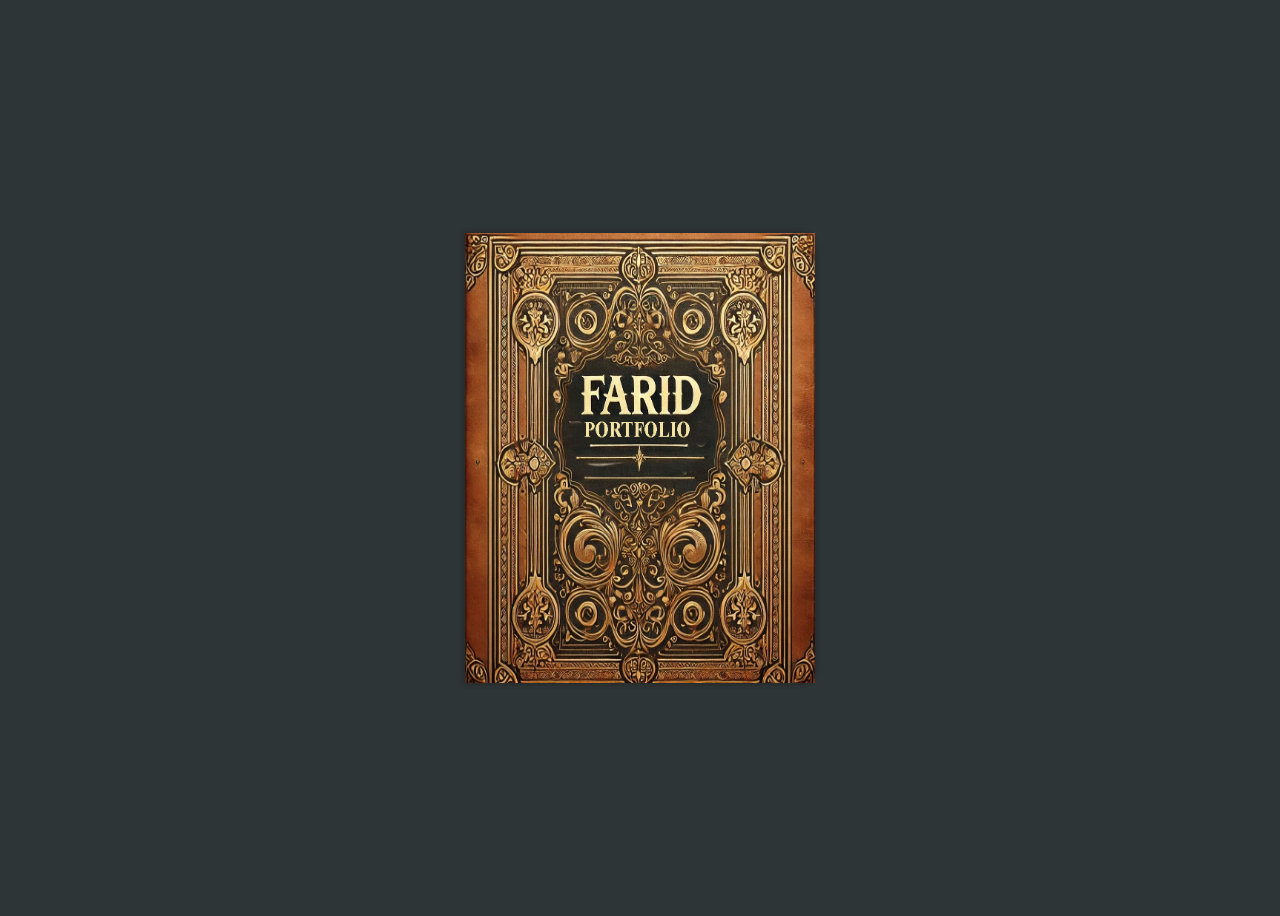
<file: index.html>
<!DOCTYPE html>
<html lang="en">

<head>
    <meta charset="UTF-8">
    <meta name="viewport" content="width=device-width, initial-scale=1.0">
    <title>Interactive Book</title>
    <link rel="stylesheet" href="css/style.css">
</head>

<body>
    <input type="checkbox" id="checkbox-cover">
    <input type="checkbox" id="checkbox-page1">
    <input type="checkbox" id="checkbox-page2">
    <input type="checkbox" id="checkbox-page3">
    <div class="book">
        <div class="cover">
            <label for="checkbox-cover">
                <div class="front-cover"></div>
                <!-- <div class="backs-cover"></div> -->
            </label>
        </div>
        <div class="page" id="page1">
            <div class="front-page">
                <div class="frame-container">
                    <img src="/images/frame.png" alt="">
                    <div class="dp-container">
                        <img src="/images/dp.jpg" alt="">
                    </div>
                </div>
                <div class="text-container">
                    <p><span class="bold-text">Behold!</span> Witness the Craft of "FARID", Artisan of Code and Design.
                    </p>
                    <div class="typewriter">
                        <p id="typewriter-text">By my hand, the web transforms — elegant, functional, and enduring
                            through the sands of time.</p>
                    </div>

                    <label class="next" for="checkbox-page1">about</label>
                </div>

            </div>
            <div class="back-page">
                <img src="/images/ancient-paper-bg.png">
                <label class="prev" for="checkbox-page1">prev</label>
            </div>
        </div>
        <div class="page" id="page2">
            <div class="front-page">
                <p>"Hark! A venerable artisan of the digital craft, seasoned by more than five years of toil in the
                    digital forge. A sage in the arcane arts of code, adept at unraveling the most perplexing riddles of
                    technical strife. With an eye as sharp as a falcon's and a mind orderly as the constellations, this
                    meticulous worker weaves solutions with care and precision. Swift of hand and fleet of thought, ever
                    striving to conquer pressing deadlines. A stalwart companion in any fellowship, eager to lend skill
                    and spirit to the triumph of the realm."</p>
                <label class="next" for="checkbox-page2">experience</label>
            </div>
            <div class="back-page">
                <img src="/images/ancient-paper-bg.png">
                <label class="prev" for="checkbox-page2">prev</label>
            </div>
        </div>
        <div class="page" id="page3">
            <div class="front-page">
                <div class="exp-container">
                    <div class="exp-title">
                        <h5>
                            FREELANCE FULLSTACK SOFTWARE DEVELOPER
                        </h5>
                        <p>&lt;June 2024 - Aug 2024&gt;</p>
                    </div>
                    <div class="exp-details">
                        <div class="sub-content">
                            <p class="content-title">Project:</p>
                            <p class="content-detail">Point of Sale and Inventory Management System</p>
                        </div>
                        <div class="sub-content">
                            <p class="content-title">Client:</p>
                            <p class="content-detail">Local Store Owner</p>
                        </div>
                        <div class="sub-content">
                            <p class="content-title">Description:</p>
                            <p class="content-detail">Developed software that helps the owner track their store products. It resulted in
                                more efficient financial management.</p>
                        </div>
                        <div class="sub-content">
                            <p class="content-title">Features:</p>
                            <p class="content-detail">Authentication, report printing, invoice/receipt printing via thermal printer. </p>
                        </div>
                        <div class="sub-content tech-stack">
                            <p>Laravel</p>
                            <p>VueJS</p>
                            <p>InertiaJS</p>
                            <p>TailwindCSS</p>
                            <p>SQlite</p>
                            <p>Laravel HERD</p>
                        </div>
                    </div>
                </div>
                <div class="exp-container">
                    <div class="exp-title">
                        <h5>
                            FREELANCE FULLSTACK WEB DEVELOPER 
                        </h5>
                        <p>&lt;Jan 2024 - May 2024&gt;</p>
                    </div>
                    <div class="exp-details">
                        <div class="sub-content">
                            <p class="content-title">Project:</p>
                            <p class="content-detail">Mental Awareness Application</p>
                        </div>
                        <div class="sub-content">
                            <p class="content-title">Client:</p>
                            <p class="content-detail">Adam Software</p>
                        </div>
                        <div class="sub-content">
                            <p class="content-title">Description:</p>
                            <p class="content-detail">Developed a web application / Progressive Web Application (PWA) that helps the user
                                mental problem.</p>
                        </div>
                        <div class="sub-content">
                            <p>Features:</p>
                            <p class="content-detail">Authentication, Real time notification, theme customization, charts, mobile installation
                                and subscription payment.</p>
                        </div>
                        <div class="sub-content tech-stack">
                            <p>Laravel</p>
                            <p>VueJS</p>
                            <p>InertiaJS</p>
                            <p>TailwindCSS</p>
                            <p>MySQL</p>
                            <p>GitHub</p>
                            <p>Cloudways Hosting</p>
                            <p>Laravel HERD</p>
                        </div>
                    </div>

                </div>
                <!-- <div class="exp-container">
                    <div>
                        <h5>
                            FULLSTACK SOFTWARE DEVELOPER &lt;Oct 2019 - Dec 2023&gt;
                        </h5>
                    </div>
                    <div>
                        <div>
                            <p>Company:</p>
                            <p>Lanao del Sure Electric Cooperative (LASURECO)</p>
                        </div>
                        <ul>
                            <li>Lead a team of 4 developers in designing and developing the Electronic Billing System (EBS) for the company, resulting in more efficient, accurate and uncorrupted calculation of income. </li>
                            <li>Developed the Warehouse/Inventory Management System. It helps to track the ins and outs of all the company’s equipment.</li>
                            <li>Developed Queuing Management System that results in more organized way of payment on the company`s paying centers.</li>
                            <li>Developed Gas Slip Tracking System. It helps the company to track the employee`s gas benefits that results in uncorrupted gas consumption.</li>
                            <li>Collaborate with GCash one of Philippine mobile payment service to help the company`s collection payment easer and accessible. It resulted in a 30% increase in collections.</li>
                            <li>Developed Human Resource Management System with Biometric that helps to track employee`s attendance. It resulted in making the company more productive.</li>
                        </ul>
                    </div>
                    <div>
                        <p>Laravel</p>
                        <p>Blade</p>
                        <p>Javascript</p>
                        <p>HTML</p>
                        <p>CSS</p>
                        <p>MySQL</p>
                        <p>GitHub</p>
                    </div>
                </div> -->
                <!-- <div class="exp-container">
                    <div>
                        <h5>
                            WORDPRESS DEVELOPER &lt;Feb 2017 - Aug 2019&gt;
                        </h5>
                    </div>
                    <div>
                        <div>
                            <p>Company:</p>
                            <p>CONTENTING</p>
                        </div>
                        <ul>
                            <li>Developed and maintained responsive websites using wordpress page builder.</li>
                            <li>Collaborated with UX/UI designers to optimize website interfaces, leading to a 15% improvement in user engagement metrics.</li>
                            <li>Implemented SEO best practices, leading to a 20% increase in organic search traffic.</li>
                            <li>Collaborated with project manager to deliver projects on time.</li>
                        </ul>
                    </div>
                    <div>
                        <p>PHP</p>
                        <p>Wordpress</p>
                        <p>Javascript</p>
                        <p>HTML</p>
                        <p>CSS</p>
                        <p>CPanel</p>
                        <p>FileZilla</p>
                    </div>
                </div>
                <div class="exp-container">
                    <div>
                        <h5>
                            FREELANCE FULLSTACK SOFTWARE DEVELOPER &lt;July 2016 - Sept 2016&gt;
                        </h5>
                    </div>
                    <div>
                        <div>
                            <p>Project:</p>
                            <p>Pharmacy Inventory Management System</p>
                        </div>
                        <div>
                            <p>Client:</p>
                            <p>SALAAM HOSPITAL</p>
                        </div>
                        <div>
                            <p>Description:</p>
                            <p>Developed software that tracks the inventory of pharmacy.</p>
                        </div>
                        <div>
                            <p>Features:</p>
                            <p>Authentication, print report, create, edit, delete</p>
                        </div>
                    </div>
                    <div>
                        <p>Laravel</p>
                        <p>Bootstrap</p>
                        <p>HTML</p>
                        <p>CSS</p>
                        <p>Javascript</p>
                    </div>
                </div>
                <div class="exp-container">
                    <div>
                        <h5>
                            WEB DEVELOPER SUPPORT &lt;Dec 2015 - June 2016&gt;
                        </h5>
                    </div>
                    <div>
                        <div>
                            <p>Company:</p>
                            <p>COMELEC</p>
                        </div>
                        <ul>
                            <li>Added feature on agency website like precinct finder that helps the election voter to find their voting precinct.</li>
                            <li>Collaborated with UX/UI designers to optimize website interfaces.</li>
                            <li>Collaborated with lead developer to deliver projects on time.</li>
                        </ul>
                    </div>
                    <div>
                        <p>PHP</p>
                        <p>Javascript</p>
                        <p>HTML</p>
                        <p>CSS</p>
                    </div>
                </div> -->
            </div>
        </div>
        <div class="back-cover"></div>
    </div>
    <!-- <script src="/js/script.js"></script> -->
</body>

</html>
</file>
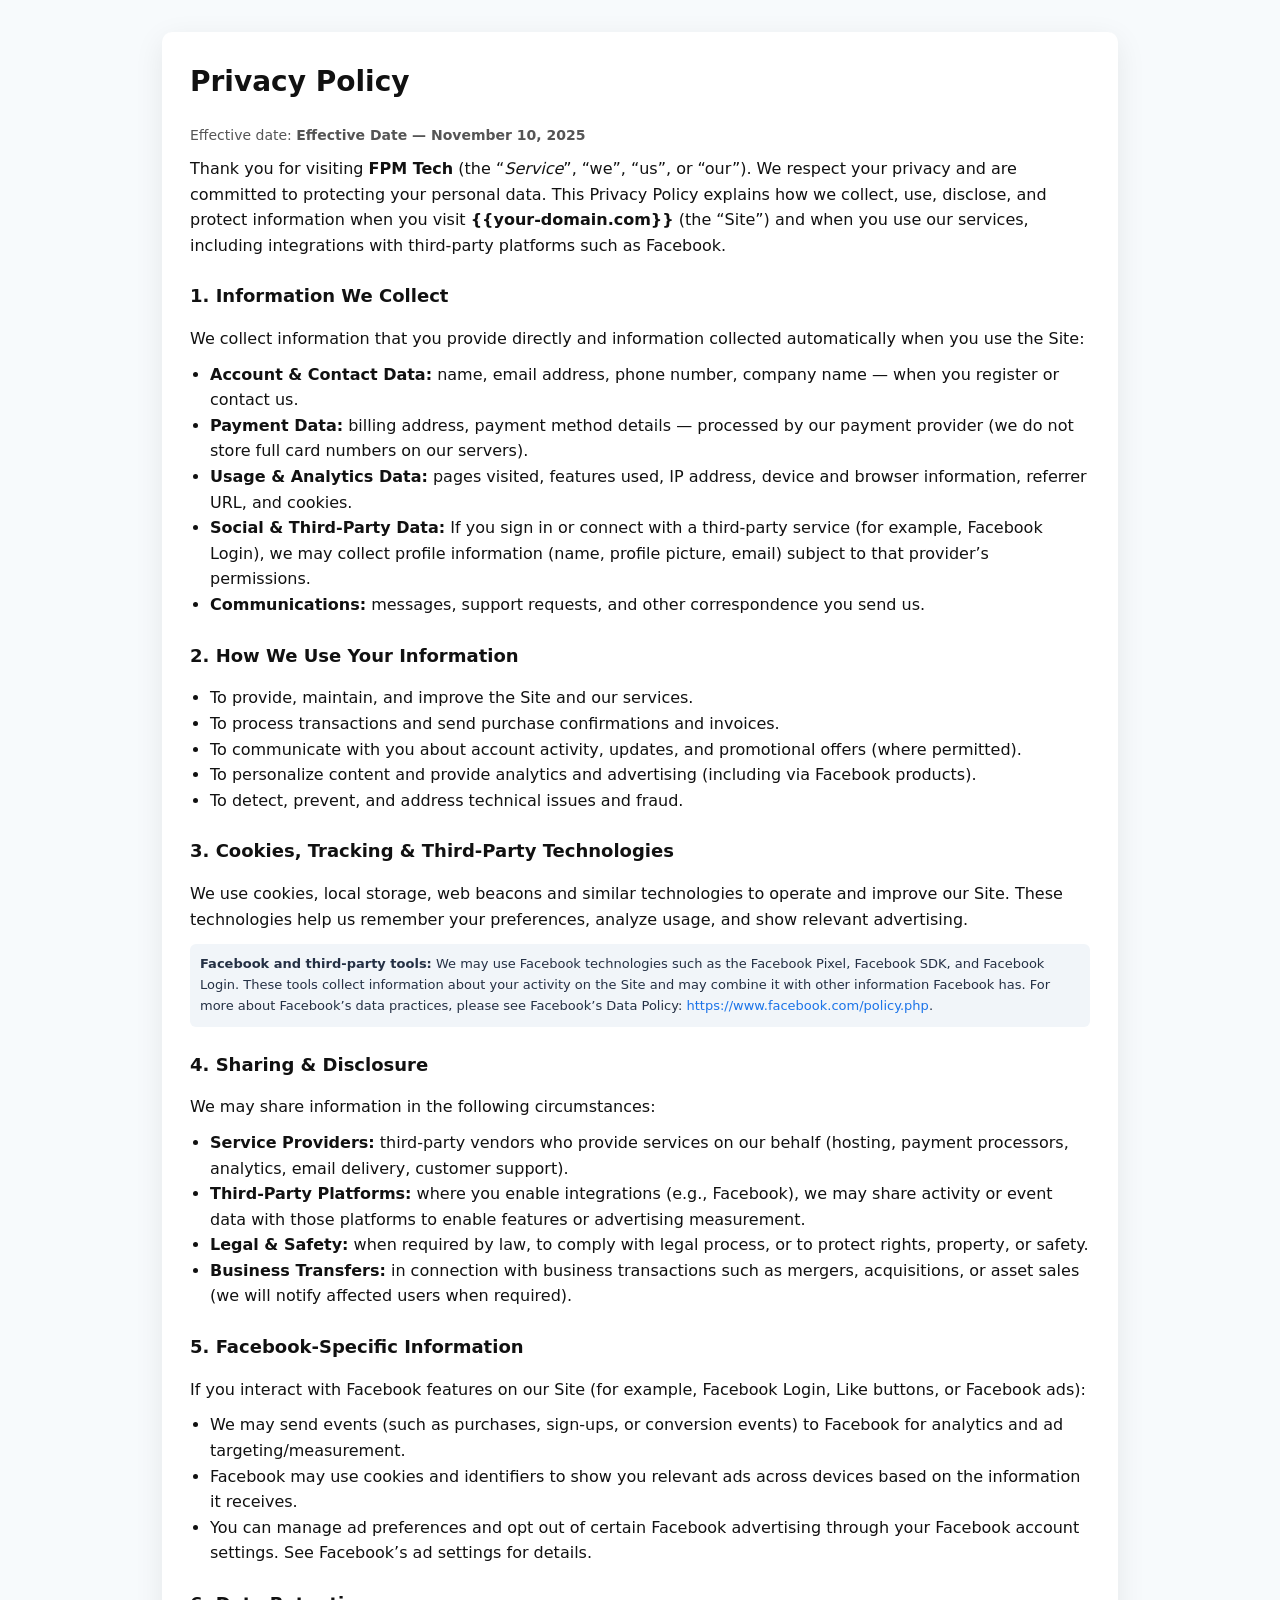
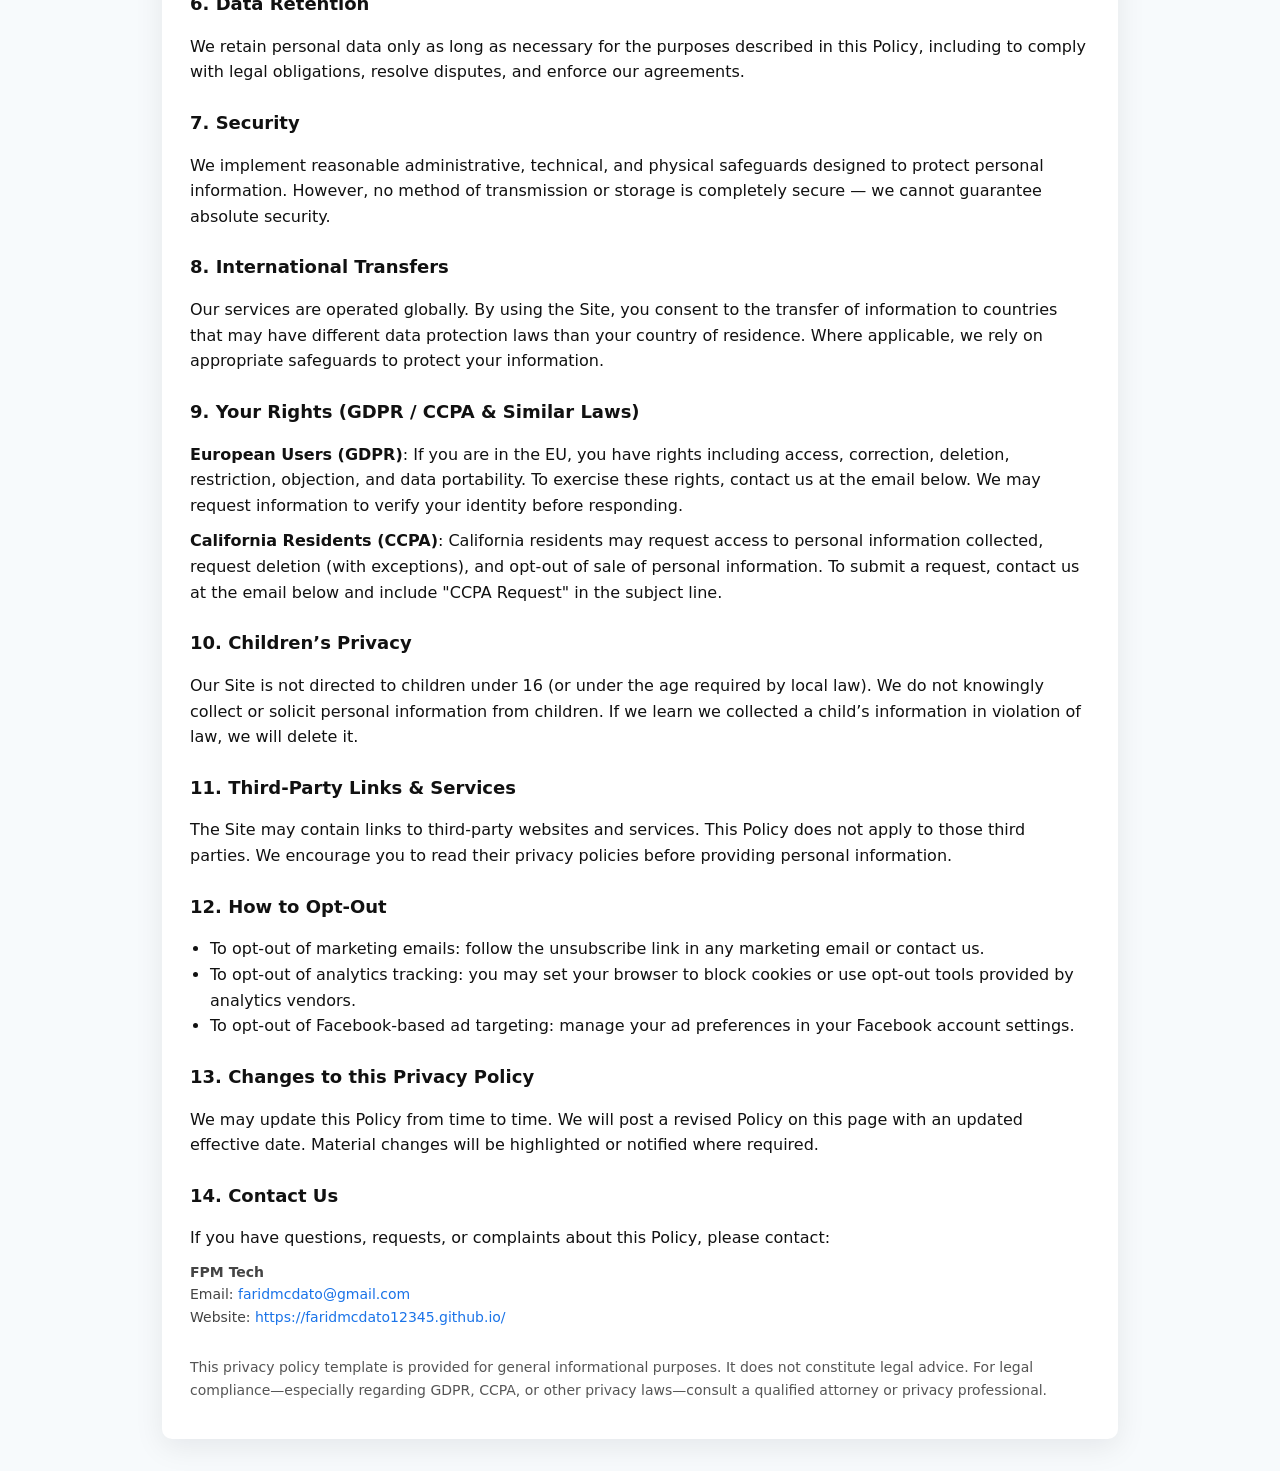
<file: privacy-policy.html>
<!doctype html>
<html lang="en">
<head>
  <meta charset="utf-8" />
  <meta name="viewport" content="width=device-width,initial-scale=1" />
  <title>Privacy Policy — FPM Tech</title>
  <meta name="description" content="Privacy Policy for FPM Tech (https://faridmcdato12345.github.io/)" />
  <style>
    body { font-family: system-ui, -apple-system, "Segoe UI", Roboto, "Helvetica Neue", Arial; line-height:1.6; margin:0; padding:0; color:#111; background:#f7fafc; }
    .container { max-width:900px; margin:32px auto; background:#fff; padding:28px; border-radius:10px; box-shadow:0 8px 30px rgba(2,6,23,0.08); }
    h1 { margin-top:0; font-size:28px; }
    h2 { margin-top:24px; font-size:18px; }
    p, ul { margin:10px 0; }
    ul { padding-left:20px; }
    .muted { color:#555; font-size:14px; }
    a { color:#1a73e8; text-decoration:none; }
    footer { margin-top:28px; font-size:13px; color:#666; }
    .small { font-size:14px; color:#444; }
    .section-note { background:#f1f5f9; padding:10px; border-radius:6px; margin:12px 0; font-size:13px; color:#243044; }
  </style>
</head>
<body>
  <div class="container">
    <h1>Privacy Policy</h1>
    <p class="muted">Effective date: <strong>Effective Date — November 10, 2025</strong></p>

    <p>Thank you for visiting <strong>FPM Tech</strong> (the “<em>Service</em>”, “we”, “us”, or “our”). We respect your privacy and are committed to protecting your personal data. This Privacy Policy explains how we collect, use, disclose, and protect information when you visit <strong>{{your-domain.com}}</strong> (the “Site”) and when you use our services, including integrations with third-party platforms such as Facebook.</p>

    <h2>1. Information We Collect</h2>
    <p>We collect information that you provide directly and information collected automatically when you use the Site:</p>
    <ul>
      <li><strong>Account & Contact Data:</strong> name, email address, phone number, company name — when you register or contact us.</li>
      <li><strong>Payment Data:</strong> billing address, payment method details — processed by our payment provider (we do not store full card numbers on our servers).</li>
      <li><strong>Usage & Analytics Data:</strong> pages visited, features used, IP address, device and browser information, referrer URL, and cookies.</li>
      <li><strong>Social & Third-Party Data:</strong> If you sign in or connect with a third-party service (for example, Facebook Login), we may collect profile information (name, profile picture, email) subject to that provider’s permissions.</li>
      <li><strong>Communications:</strong> messages, support requests, and other correspondence you send us.</li>
    </ul>

    <h2>2. How We Use Your Information</h2>
    <ul>
      <li>To provide, maintain, and improve the Site and our services.</li>
      <li>To process transactions and send purchase confirmations and invoices.</li>
      <li>To communicate with you about account activity, updates, and promotional offers (where permitted).</li>
      <li>To personalize content and provide analytics and advertising (including via Facebook products).</li>
      <li>To detect, prevent, and address technical issues and fraud.</li>
    </ul>

    <h2>3. Cookies, Tracking & Third-Party Technologies</h2>
    <p>We use cookies, local storage, web beacons and similar technologies to operate and improve our Site. These technologies help us remember your preferences, analyze usage, and show relevant advertising.</p>

    <div class="section-note">
      <strong>Facebook and third-party tools:</strong> We may use Facebook technologies such as the Facebook Pixel, Facebook SDK, and Facebook Login. These tools collect information about your activity on the Site and may combine it with other information Facebook has. For more about Facebook’s data practices, please see Facebook’s Data Policy: <a href="https://www.facebook.com/policy.php" target="_blank" rel="noopener">https://www.facebook.com/policy.php</a>.
    </div>

    <h2>4. Sharing & Disclosure</h2>
    <p>We may share information in the following circumstances:</p>
    <ul>
      <li><strong>Service Providers:</strong> third-party vendors who provide services on our behalf (hosting, payment processors, analytics, email delivery, customer support).</li>
      <li><strong>Third-Party Platforms:</strong> where you enable integrations (e.g., Facebook), we may share activity or event data with those platforms to enable features or advertising measurement.</li>
      <li><strong>Legal & Safety:</strong> when required by law, to comply with legal process, or to protect rights, property, or safety.</li>
      <li><strong>Business Transfers:</strong> in connection with business transactions such as mergers, acquisitions, or asset sales (we will notify affected users when required).</li>
    </ul>

    <h2>5. Facebook-Specific Information</h2>
    <p>If you interact with Facebook features on our Site (for example, Facebook Login, Like buttons, or Facebook ads):</p>
    <ul>
      <li>We may send events (such as purchases, sign-ups, or conversion events) to Facebook for analytics and ad targeting/measurement.</li>
      <li>Facebook may use cookies and identifiers to show you relevant ads across devices based on the information it receives.</li>
      <li>You can manage ad preferences and opt out of certain Facebook advertising through your Facebook account settings. See Facebook’s ad settings for details.</li>
    </ul>

    <h2>6. Data Retention</h2>
    <p>We retain personal data only as long as necessary for the purposes described in this Policy, including to comply with legal obligations, resolve disputes, and enforce our agreements.</p>

    <h2>7. Security</h2>
    <p>We implement reasonable administrative, technical, and physical safeguards designed to protect personal information. However, no method of transmission or storage is completely secure — we cannot guarantee absolute security.</p>

    <h2>8. International Transfers</h2>
    <p>Our services are operated globally. By using the Site, you consent to the transfer of information to countries that may have different data protection laws than your country of residence. Where applicable, we rely on appropriate safeguards to protect your information.</p>

    <h2>9. Your Rights (GDPR / CCPA & Similar Laws)</h2>
    <p><strong>European Users (GDPR)</strong>: If you are in the EU, you have rights including access, correction, deletion, restriction, objection, and data portability. To exercise these rights, contact us at the email below. We may request information to verify your identity before responding.</p>
    <p><strong>California Residents (CCPA)</strong>: California residents may request access to personal information collected, request deletion (with exceptions), and opt-out of sale of personal information. To submit a request, contact us at the email below and include "CCPA Request" in the subject line.</p>

    <h2>10. Children’s Privacy</h2>
    <p>Our Site is not directed to children under 16 (or under the age required by local law). We do not knowingly collect or solicit personal information from children. If we learn we collected a child’s information in violation of law, we will delete it.</p>

    <h2>11. Third-Party Links & Services</h2>
    <p>The Site may contain links to third-party websites and services. This Policy does not apply to those third parties. We encourage you to read their privacy policies before providing personal information.</p>

    <h2>12. How to Opt-Out</h2>
    <ul>
      <li>To opt-out of marketing emails: follow the unsubscribe link in any marketing email or contact us.</li>
      <li>To opt-out of analytics tracking: you may set your browser to block cookies or use opt-out tools provided by analytics vendors.</li>
      <li>To opt-out of Facebook-based ad targeting: manage your ad preferences in your Facebook account settings.</li>
    </ul>

    <h2>13. Changes to this Privacy Policy</h2>
    <p>We may update this Policy from time to time. We will post a revised Policy on this page with an updated effective date. Material changes will be highlighted or notified where required.</p>

    <h2>14. Contact Us</h2>
    <p>If you have questions, requests, or complaints about this Policy, please contact:</p>
    <p class="small">
      <strong>FPM Tech</strong><br />
      Email: <a href="mailto:faridmcdato@gmail.com">faridmcdato@gmail.com</a><br />
      Website: <a href="https://faridmcdato12345.github.io/">https://faridmcdato12345.github.io/</a>
    </p>

    <footer>
      <p class="muted">This privacy policy template is provided for general informational purposes. It does not constitute legal advice. For legal compliance—especially regarding GDPR, CCPA, or other privacy laws—consult a qualified attorney or privacy professional.</p>
    </footer>
  </div>
</body>
</html>
</file>
<file: css/style.css>
@import url("https://fonts.googleapis.com/css2?family=Germania+One&family=Uncial+Antiqua&display=swap");
body {
  font-family: "Germania One", system-ui;
  background-color: #2e3537;
  height: 100vh;
  display: flex;
  align-items: center;
  justify-content: center;
  overflow: hidden;
  color: #3b3b3b;
}
.book {
  width: 350px;
  height: 450px;
  position: relative;
  transition-duration: 1s;
  /* overflow-y: hidden;
  overflow-x: visible; */
}
input {
  display: none;
}
.cover {
  /* background-image: url("/images/cover.jpg");
  background-size: 100% 100%; */
  width: 100%;
  height: 100%;
  border-radius: 0 15px 15px 0;
  box-shadow: 0 0 5px rgb(41, 41, 41);
  display: flex;
  align-items: center;
  justify-content: center;
  transform-origin: center left;
  /* backface-visibility: hidden; */
}
.front-cover {
  position: absolute;
  background-image: url("/images/cover.jpg");
  background-size: 100% 100%;
  width: 100%;
  height: 100%;
  z-index: 5;
}
.backs-cover {
  position: absolute;
  top: 0;
  z-index: 4;
  background-color: rgb(133, 65, 33);
  width: 100%;
  height: 100%;
}
.back-cover {
  position: absolute;
  background-image: url("/images/cover.jpg");
  background-size: 100% 100%;
  width: 100%;
  height: 100%;
  border-radius: 0 15px 15px 0;
  box-shadow: 0 0 5px rgb(41, 41, 41);
  display: flex;
  align-items: center;
  justify-content: center;
  transform-origin: center left;
}
.cover {
  position: absolute;
  z-index: 5;
  transition: transform 1s;
}
.cover label {
  width: 100%;
  height: 100%;
  cursor: pointer;
}
.back-cover {
  position: relative;
  z-index: -1;
}
.page {
  position: absolute;
  background-color: white;
  width: 330px;
  height: 430px;
  border-radius: 0 15px 15px 0;
  margin-top: 10px;
  transform-origin: left;
  transform-style: preserve-3d;
  transform: rotateY(0deg);
  transition-duration: 1.5s;
}
.page img {
  width: 100%;
  height: 100%;
  border-radius: 15px 0 0 15px;
}
.front-page,
.exp-page {
  position: absolute;
  background-image: url("/images/ancient-paper-bg.png");
  background-size: 100% 100%;
  width: 100%;
  height: 100%;
  backface-visibility: hidden;
  box-sizing: border-box;
  padding: 1rem;
  overflow: hidden;
}
.back-page {
  transform: rotateY(180deg);
  position: absolute;
  width: 100%;
  height: 100%;
  backface-visibility: hidden;
  z-index: 99;
}
.next,
.prev {
  position: absolute;
  cursor: pointer;
  top: 64%;
}
.next {
  right: 1em;
}
.prev {
  left: 1em;
}
#page1 {
  z-index: 3;
}
#page2 {
  z-index: 2;
}
#page3 {
  z-index: 1;
}
#checkbox-cover:checked ~ .book {
  transform: perspective(100px) translate3d(10px, 0px, 77px);
  /* width: 91vw;
  height: 100vh; */
}

#checkbox-cover:checked ~ .book .cover {
  transition: transform 2s, z-index 0.5s 0.5s;
  transform: rotateY(-180deg);
  z-index: 1;
}

#checkbox-cover:checked ~ .book .front-page {
  display: flex;
  align-items: center;
}

#checkbox-cover:checked ~ .book .cover .backs-cover {
  transition: transform 1.5s, z-index 0.5s 0.5s;
  transform: rotateY(-180deg);
  z-index: -1;
}
#checkbox-cover:checked ~ .book .page {
  box-shadow: 0 0 3px rgb(99, 98, 98);
  /* transform: translateY(30px); */
  /* width: 84vw;
  height: 90vh; */
}
#checkbox-page1:checked ~ .book #page1 {
  transform: rotateY(-180deg);
  z-index: 2;
}

#checkbox-page2:checked ~ .book #page2 {
  transform: rotateY(-180deg);
  z-index: 3;
}
#checkbox-page2:checked ~ .book #page3 .front-page {
  display: flex;
  flex-direction: column;
  align-items: center;
  justify-content: center;
}
.front-page img {
  transform: rotateY(45deg);
  filter: brightness(0.86) contrast(1);
  position: relative;
  z-index: 9;
}
.front-page div img {
  border-radius: 30px;
}
.front-page .dp-container {
  position: absolute;
  width: 75px;
  height: 55px;
  top: 43%;
  left: 11.7%;
  border-radius: 10px;
  z-index: 1;
}
.frame-container {
  width: 40%;
}
.text-container {
  width: 60%;
}
.bold-text {
  font-weight: bolder;
}
@keyframes blink {
  0%,
  100% {
    border-color: transparent;
  }
  50% {
    border-color: black;
  }
}
.typewriter {
  animation: blink 0.5s step-end infinite;
}
#checkbox-cover:checked ~ .book #page1 p {
  font-size: 0.5rem;
}
#checkbox-page1:checked ~ .book #page2 p {
  font-size: 0.5rem;
  text-align: justify;
}
.exp-container {
  display: flex;
  align-items: center;
  border-bottom: 1px solid #3b3b3b;
}
.exp-container h5 {
  font-size: 0.5rem;
}
.exp-container p,
.exp-container li {
  font-size: 0.3rem;
}
.exp-container li {
  list-style: georgian;
}
.sub-content {
  display: flex;
  width: 100%;
}
.exp-container .exp-title {
  width: 30%;
}
.exp-details {
  width: 70%;
}
.exp-details p,
.exp-title p {
  margin-top: 0;
}
h5,
.sub-content p {
  margin-bottom: 3px;
}
.content-title {
  font-weight: bold;
}
.tech-stack p {
  list-style: upper-roman inside none;
  display: list-item;
  margin-left: 2px;
}
.tech-stack {
  align-items: center;
}
.exp-container:nth-child(2) {
  border-bottom: none;
  margin-top: 0.5rem;
}
</file>
